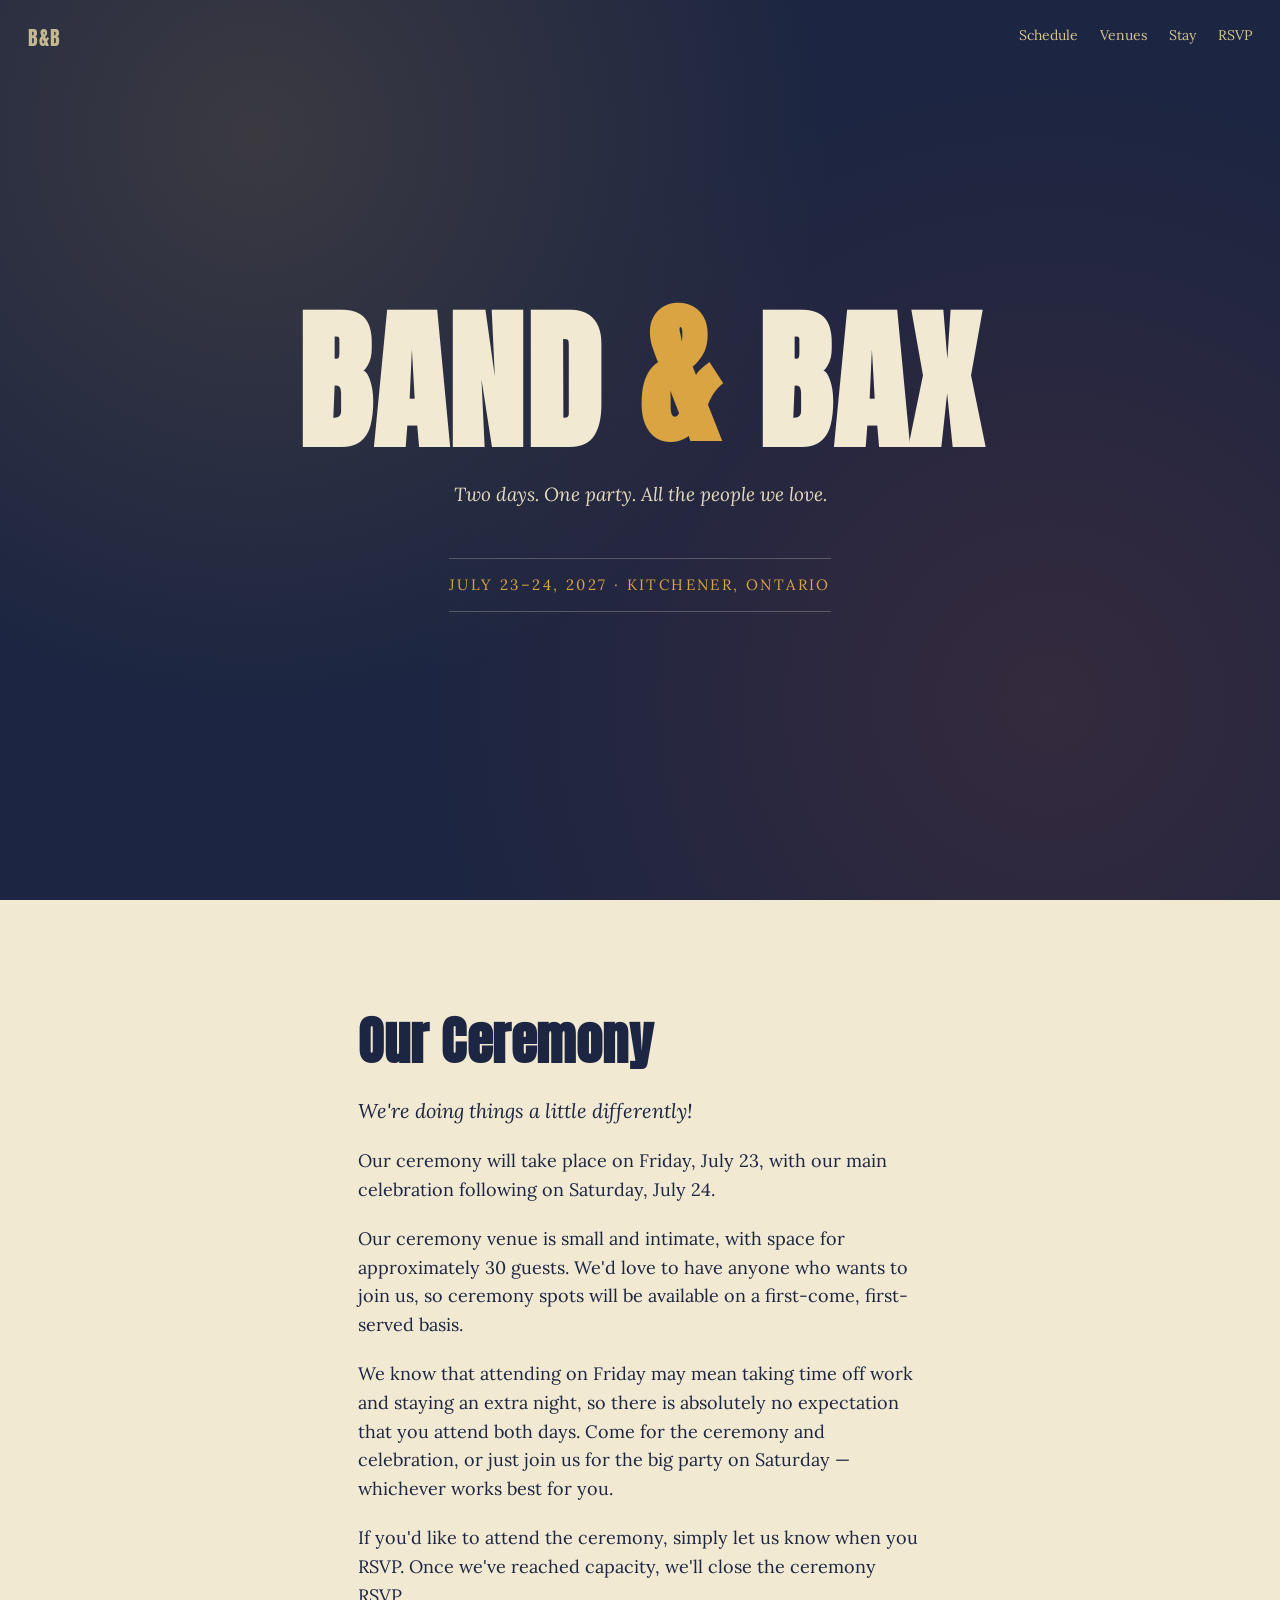
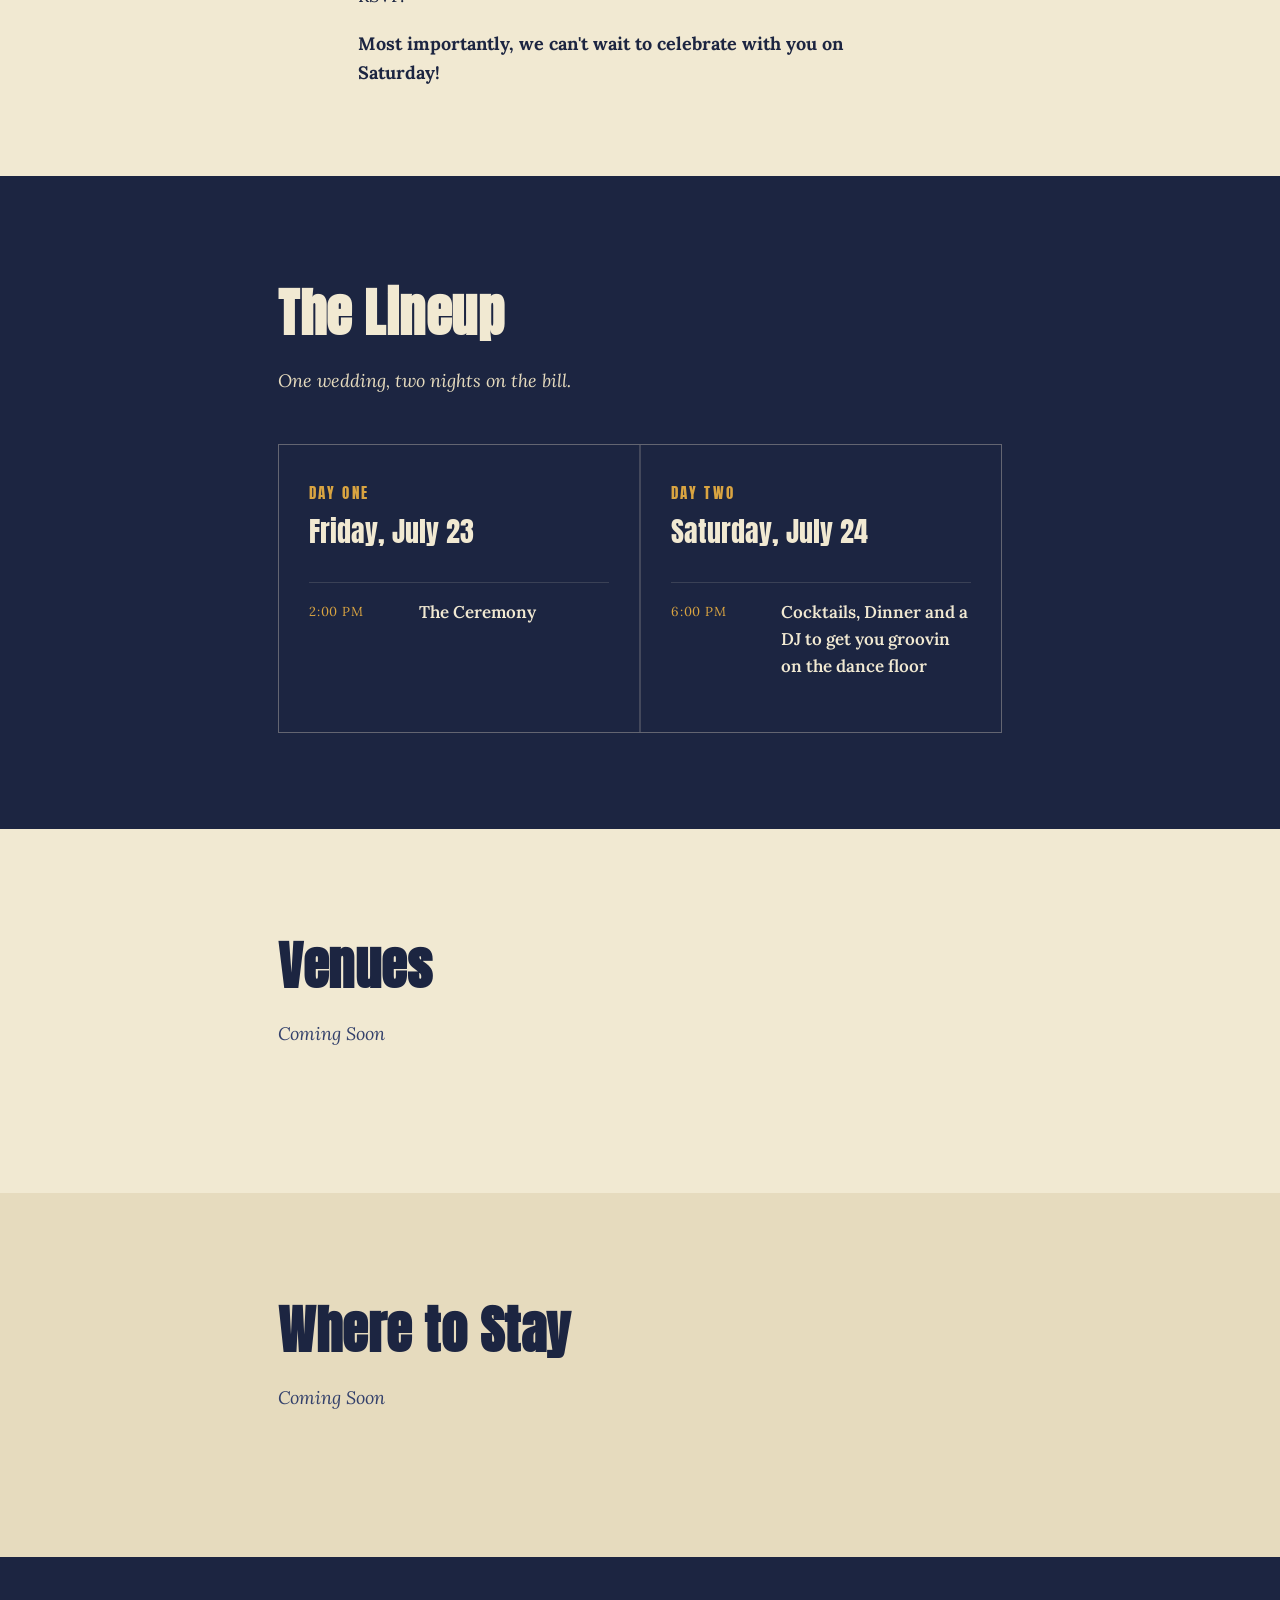
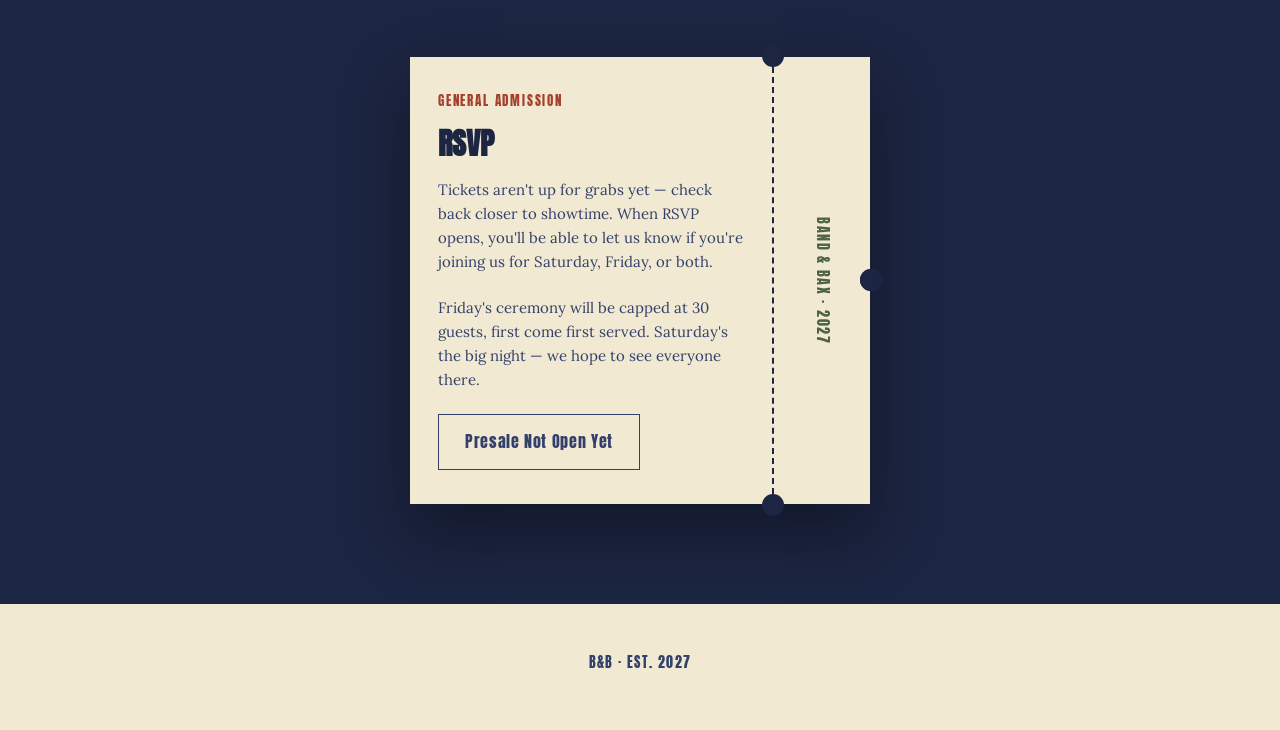
<file: index.html>
<!doctype html>
<html lang="en">
<head>
<meta charset="utf-8">
<meta name="viewport" content="width=device-width, initial-scale=1">
<title>Band &amp; Bax — July 23–24, 2027</title>
<meta name="description" content="Join Tracey Band and Mike Bax for a two-day, music-themed wedding weekend in Kitchener, Ontario. July 23–24, 2027.">
<link rel="preconnect" href="https://fonts.googleapis.com">
<link rel="preconnect" href="https://fonts.gstatic.com" crossorigin>
<link href="https://fonts.googleapis.com/css2?family=Anton&family=Lora:ital,wght@0,400;0,600;1,400&display=swap" rel="stylesheet">
<link rel="stylesheet" href="style.css">
</head>
<body>

<div class="mark">B&amp;B</div>
<nav class="jump">
  <a href="#lineup">Schedule</a>
  <a href="#venues">Venues</a>
  <a href="#stay">Stay</a>
  <a href="#rsvp">RSVP</a>
</nav>

<header class="hero">
  <h1 class="hero-names">BAND <span class="hero-amp">&amp;</span> BAX</h1>
  <p class="hero-tag">Two days. One party. All the people we love.</p>
  <p class="hero-dates">July 23–24, 2027 · Kitchener, Ontario</p>
</header>

<section class="intro">
  <div class="wrap wrap-narrow">
    <h2 class="section-head">Our Ceremony</h2>
    <p class="intro-lede">We're doing things a little differently!</p>
    <p>Our ceremony will take place on Friday, July 23, with our main celebration following on Saturday, July 24.</p>
    <p>Our ceremony venue is small and intimate, with space for approximately 30 guests. We'd love to have anyone who wants to join us, so ceremony spots will be available on a first-come, first-served basis.</p>
    <p>We know that attending on Friday may mean taking time off work and staying an extra night, so there is absolutely no expectation that you attend both days. Come for the ceremony and celebration, or just join us for the big party on Saturday — whichever works best for you.</p>
    <p>If you'd like to attend the ceremony, simply let us know when you RSVP. Once we've reached capacity, we'll close the ceremony RSVP.</p>
    <p><strong>Most importantly, we can't wait to celebrate with you on Saturday!</strong></p>
  </div>
</section>

<section class="lineup" id="lineup">
  <div class="wrap">
    <h2 class="section-head">The Lineup</h2>
    <p class="section-sub">One wedding, two nights on the bill.</p>

    <div class="bill-grid">
      <div class="bill-day">
        <div class="bill-day-label">DAY ONE</div>
        <div class="bill-day-date">Friday, July 23</div>

        <div class="bill-slot">
          <div class="bill-time">2:00 PM</div>
          <div class="bill-what">
            <strong>The Ceremony</strong>
          </div>
        </div>
      </div>

      <div class="bill-day">
        <div class="bill-day-label">DAY TWO</div>
        <div class="bill-day-date">Saturday, July 24</div>

        <div class="bill-slot">
          <div class="bill-time">6:00 PM</div>
          <div class="bill-what">
            <strong>Cocktails, Dinner and a DJ to get you groovin on the dance floor</strong>
          </div>
        </div>
      </div>
    </div>
  </div>
</section>

<section id="venues">
  <div class="wrap">
    <h2 class="section-head">Venues</h2>
    <p class="section-sub">Coming Soon</p>
  </div>
</section>

<section class="stay" id="stay">
  <div class="wrap">
    <h2 class="section-head">Where to Stay</h2>
    <p class="section-sub">Coming Soon</p>
  </div>
</section>

<section class="rsvp" id="rsvp">
  <div class="ticket">
    <div class="ticket-main">
      <div class="ticket-eyebrow">GENERAL ADMISSION</div>
      <h2 class="ticket-title">RSVP</h2>
      <p class="ticket-note">Tickets aren't up for grabs yet — check back closer to showtime. When RSVP opens, you'll be able to let us know if you're joining us for Saturday, Friday, or both.</p>
      <p class="ticket-note">Friday's ceremony will be capped at 30 guests, first come first served. Saturday's the big night — we hope to see everyone there.</p>
      <span class="ticket-btn ticket-btn-soon">Presale Not Open Yet</span>
    </div>
    <div class="ticket-stub"><span>BAND &amp; BAX · 2027</span></div>
  </div>
</section>

<footer>B&amp;B · EST. 2027</footer>

</body>
</html>
</file>
<file: style.css>
/* ==========================================================================
   Band & Bax — a two-day music-themed wedding festival
   Design: festival-poster system. Night indigo + warm paper, gold + rust
   accents, condensed display type over a warm serif body.
   ========================================================================== */

:root {
  --ink: #1C2541;
  --paper: #F1E9D2;
  --paper-dim: #E6DBBE;
  --gold: #D9A441;
  --rust: #A6402E;
  --forest: #4C6444;
  --ink-soft: #33406b;

  --display: 'Anton', 'Arial Narrow', sans-serif;
  --body: 'Lora', Georgia, serif;

  --max: 780px;
}

* { box-sizing: border-box; }

html {
  scroll-behavior: smooth;
}

body {
  margin: 0;
  background: var(--paper);
  color: var(--ink);
  font-family: var(--body);
  font-size: 18px;
  line-height: 1.6;
  -webkit-font-smoothing: antialiased;
}

img { max-width: 100%; display: block; }

a { color: inherit; }

.wrap {
  max-width: var(--max);
  margin: 0 auto;
  padding: 0 28px;
}

/* ---------- Top mark ---------- */

.mark {
  position: fixed;
  top: 22px;
  left: 28px;
  font-family: var(--display);
  font-size: 20px;
  letter-spacing: 0.04em;
  color: var(--paper);
  z-index: 20;
  mix-blend-mode: difference;
}

nav.jump {
  position: fixed;
  top: 24px;
  right: 28px;
  z-index: 20;
  display: flex;
  gap: 22px;
  font-family: var(--body);
  font-size: 14px;
  mix-blend-mode: difference;
}

nav.jump a {
  color: var(--paper);
  text-decoration: none;
  border-bottom: 1px solid transparent;
  padding-bottom: 2px;
  transition: border-color 0.2s ease;
}

nav.jump a:hover { border-color: var(--paper); }

@media (max-width: 640px) {
  nav.jump { display: none; }
}

/* ---------- Hero ---------- */

.hero {
  min-height: 100vh;
  background: var(--ink);
  color: var(--paper);
  display: flex;
  flex-direction: column;
  align-items: center;
  justify-content: center;
  text-align: center;
  padding: 120px 24px 80px;
  position: relative;
  overflow: hidden;
}

.hero::before {
  content: "";
  position: absolute;
  inset: 0;
  background:
    radial-gradient(circle at 20% 15%, rgba(217,164,65,0.16), transparent 45%),
    radial-gradient(circle at 82% 78%, rgba(166,64,46,0.18), transparent 50%);
  pointer-events: none;
}

.hero-names {
  font-family: var(--display);
  font-size: clamp(64px, 15vw, 152px);
  line-height: 0.92;
  letter-spacing: 0.01em;
  color: var(--paper);
  margin: 0;
  position: relative;
}

.hero-amp {
  color: var(--gold);
  display: inline-block;
  transform: translateY(-0.04em);
}

.hero-tag {
  font-family: var(--body);
  font-style: italic;
  font-size: 19px;
  color: var(--paper-dim);
  margin: 26px 0 34px;
  max-width: 420px;
  position: relative;
}

.hero-dates {
  font-family: var(--body);
  font-size: 15px;
  letter-spacing: 0.16em;
  text-transform: uppercase;
  color: var(--gold);
  border-top: 1px solid rgba(241,233,212,0.25);
  border-bottom: 1px solid rgba(241,233,212,0.25);
  padding: 14px 0;
  position: relative;
}

/* ---------- Section shell ---------- */

section {
  padding: 96px 0;
}

.section-head {
  font-family: var(--display);
  font-size: clamp(34px, 6vw, 52px);
  letter-spacing: 0.01em;
  margin: 0 0 12px;
  color: var(--ink);
}

.section-sub {
  font-style: italic;
  color: var(--ink-soft);
  margin: 0 0 48px;
  max-width: 480px;
}

/* ---------- Lineup (schedule) ---------- */

.lineup {
  background: var(--ink);
  color: var(--paper);
}

.lineup .section-head,
.lineup .section-sub { color: var(--paper); }
.lineup .section-sub { color: var(--paper-dim); }

.bill-grid {
  display: grid;
  grid-template-columns: 1fr 1fr;
  gap: 2px;
  background: rgba(241,233,212,0.18);
  border: 1px solid rgba(241,233,212,0.18);
}

@media (max-width: 640px) {
  .bill-grid { grid-template-columns: 1fr; }
}

.bill-day {
  background: var(--ink);
  padding: 36px 30px;
}

.bill-day-label {
  font-family: var(--display);
  font-size: 15px;
  letter-spacing: 0.14em;
  color: var(--gold);
  margin-bottom: 4px;
}

.bill-day-date {
  font-family: var(--display);
  font-size: 28px;
  margin-bottom: 28px;
}

.bill-slot {
  display: flex;
  gap: 18px;
  padding: 16px 0;
  border-top: 1px solid rgba(241,233,212,0.14);
}

.bill-slot:first-of-type { border-top: none; }

.bill-time {
  font-family: var(--body);
  font-size: 13px;
  letter-spacing: 0.06em;
  color: var(--gold);
  white-space: nowrap;
  padding-top: 3px;
  min-width: 92px;
}

.bill-what strong {
  display: block;
  font-family: var(--body);
  font-weight: 600;
  font-size: 17px;
}

.bill-what span {
  display: block;
  font-size: 15px;
  color: var(--paper-dim);
  margin-top: 2px;
}

/* ---------- Intro (Our Ceremony) ---------- */

.intro {
  padding: 100px 0 88px;
}

.wrap-narrow {
  max-width: 620px;
}

.intro-lede {
  font-style: italic;
  font-size: 20px;
  color: var(--rust);
  margin: 0 0 22px;
}

.intro p {
  margin: 0 0 20px;
  color: var(--ink);
}

.intro p:last-child { margin-bottom: 0; }

/* ---------- Venues ---------- */

.venues-grid {
  display: grid;
  grid-template-columns: repeat(3, 1fr);
  gap: 28px;
}

@media (max-width: 720px) {
  .venues-grid { grid-template-columns: 1fr; }
}

.venue-card {
  border-top: 3px solid var(--rust);
  padding-top: 16px;
}

.venue-card h3 {
  font-family: var(--display);
  font-size: 22px;
  font-weight: normal;
  margin: 0 0 8px;
}

.venue-card p {
  font-size: 15px;
  color: var(--ink-soft);
  margin: 0;
}

/* ---------- Stay ---------- */

.stay {
  background: var(--paper-dim);
}

.stay-list {
  list-style: none;
  margin: 0;
  padding: 0;
}

.stay-list li {
  padding: 20px 0;
  border-bottom: 1px solid rgba(28,37,65,0.15);
  display: flex;
  gap: 20px;
  align-items: baseline;
}

.stay-list li:last-child { border-bottom: none; }

.stay-tag {
  font-family: var(--display);
  font-size: 13px;
  letter-spacing: 0.08em;
  color: var(--rust);
  min-width: 110px;
}

/* ---------- RSVP ticket ---------- */

.rsvp {
  display: flex;
  justify-content: center;
  padding: 100px 24px;
  background: var(--ink);
}

.ticket {
  background: var(--paper);
  color: var(--ink);
  width: 100%;
  max-width: 460px;
  display: flex;
  position: relative;
  box-shadow: 0 30px 60px rgba(0,0,0,0.35);
}

.ticket-main {
  flex: 1;
  padding: 34px 28px;
  border-right: 2px dashed var(--ink);
  position: relative;
}

.ticket-main::after,
.ticket-stub::after,
.ticket-main::before,
.ticket-stub::before {
  content: "";
  position: absolute;
  width: 22px;
  height: 22px;
  background: var(--ink);
  border-radius: 50%;
  right: -12px;
}
.ticket-main::after { top: -12px; }
.ticket-main::before { bottom: -12px; }

.ticket-eyebrow {
  font-family: var(--display);
  font-size: 13px;
  letter-spacing: 0.14em;
  color: var(--rust);
  margin-bottom: 8px;
}

.ticket-title {
  font-family: var(--display);
  font-size: 30px;
  margin: 0 0 10px;
}

.ticket-note {
  font-size: 15px;
  color: var(--ink-soft);
  margin: 0 0 22px;
}

.ticket-btn {
  display: inline-block;
  background: var(--rust);
  color: var(--paper);
  font-family: var(--display);
  font-size: 16px;
  letter-spacing: 0.04em;
  text-decoration: none;
  padding: 14px 26px;
  transition: transform 0.15s ease;
}

.ticket-btn:hover { transform: translateY(-2px); }

.ticket-btn-soon {
  background: transparent;
  color: var(--ink-soft);
  border: 1px solid var(--ink-soft);
  cursor: default;
}

.ticket-btn-soon:hover { transform: none; }

.ticket-stub {
  width: 96px;
  display: flex;
  align-items: center;
  justify-content: center;
  position: relative;
}

.ticket-stub span {
  writing-mode: vertical-rl;
  font-family: var(--display);
  font-size: 14px;
  letter-spacing: 0.12em;
  color: var(--forest);
}

/* ---------- Footer ---------- */

footer {
  text-align: center;
  padding: 48px 24px 56px;
  font-family: var(--display);
  font-size: 14px;
  letter-spacing: 0.1em;
  color: var(--ink-soft);
}
</file>
